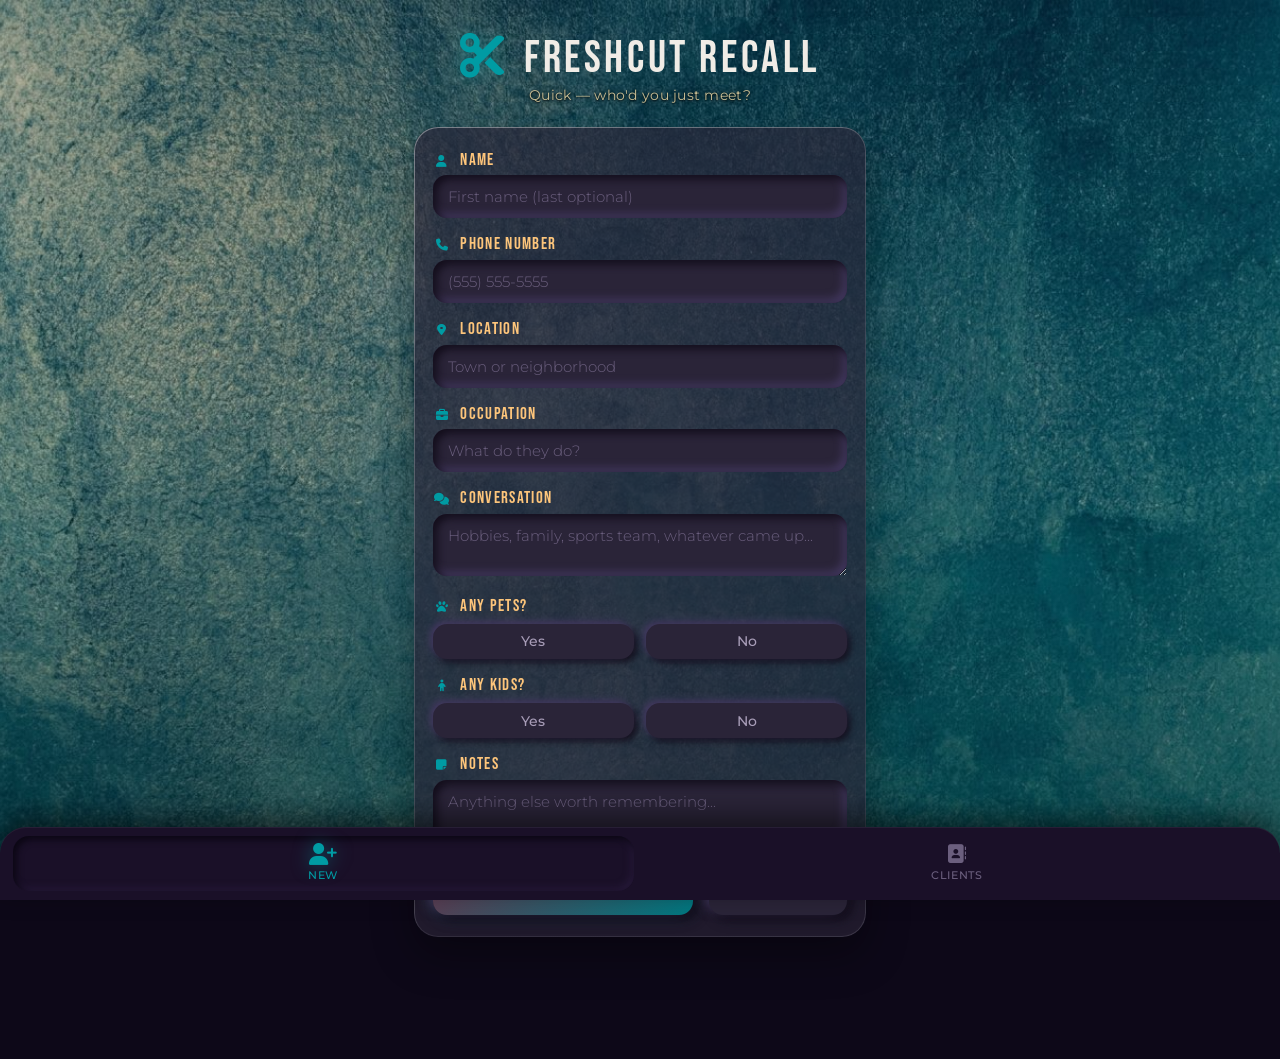
<file: index.html>
<!DOCTYPE html>
<html lang="en">
<head>
  <meta charset="UTF-8" />
  <meta name="viewport" content="width=device-width, initial-scale=1.0, maximum-scale=1.0, user-scalable=no" />
  <title>FreshCut Recall</title>
  <link rel="icon" href="data:image/svg+xml,<svg xmlns='http://www.w3.org/2000/svg' viewBox='0 0 100 100'><text y='.9em' font-size='90'>✂️</text></svg>" />
  <link rel="preconnect" href="https://fonts.googleapis.com" />
  <link rel="preconnect" href="https://fonts.gstatic.com" crossorigin />
  <link href="https://fonts.googleapis.com/css2?family=Bebas+Neue&family=Montserrat:wght@300;400;500;600;700&display=swap" rel="stylesheet" />
  <link rel="stylesheet" href="https://cdnjs.cloudflare.com/ajax/libs/font-awesome/6.5.0/css/all.min.css" />
  <link rel="stylesheet" href="style.css" />
  <!-- home-screen app icon (added 2026-06-15) -->
  <link rel="apple-touch-icon" sizes="180x180" href="/apple-touch-icon.png">
  <link rel="icon" type="image/png" sizes="192x192" href="/icon-192.png">
</head>
<body>

  <!-- ═══════════════════════════════════════════════ -->
  <!-- TAB BAR NAVIGATION                              -->
  <!-- ═══════════════════════════════════════════════ -->
  <nav class="tab-bar" id="tabBar">
    <button class="tab-btn active" data-tab="add" onclick="switchTab('add')">
      <i class="fas fa-user-plus"></i>
      <span>New</span>
    </button>
    <button class="tab-btn" data-tab="database" onclick="switchTab('database')">
      <i class="fas fa-address-book"></i>
      <span>Clients</span>
    </button>
  </nav>

  <!-- ═══════════════════════════════════════════════ -->
  <!-- SCREEN 1: ADD NEW PERSON                        -->
  <!-- ═══════════════════════════════════════════════ -->
  <main class="screen active" id="screen-add">
    <header class="screen-header">
      <h1><i class="fas fa-scissors"></i> FreshCut Recall</h1>
      <p class="tagline">Quick — who'd you just meet?</p>
    </header>

    <form id="addForm" class="entry-form" onsubmit="handleSave(event)">
      <!-- Hidden field for editing existing entries -->
      <input type="hidden" id="editId" value="" />

      <div class="form-group">
        <label for="personName"><i class="fas fa-user"></i> Name</label>
        <input type="text" id="personName" placeholder="First name (last optional)" autocomplete="off" required />
      </div>

      <div class="form-group">
        <label for="phoneNumber"><i class="fas fa-phone"></i> Phone Number</label>
        <input type="tel" id="phoneNumber" placeholder="(555) 555-5555" autocomplete="off" />
      </div>

      <div class="form-group">
        <label for="location"><i class="fas fa-location-dot"></i> Location</label>
        <input type="text" id="location" placeholder="Town or neighborhood" autocomplete="off" />
      </div>

      <div class="form-group">
        <label for="occupation"><i class="fas fa-briefcase"></i> Occupation</label>
        <input type="text" id="occupation" placeholder="What do they do?" autocomplete="off" />
      </div>

      <div class="form-group">
        <label for="talkAbout"><i class="fas fa-comments"></i> Conversation</label>
        <textarea id="talkAbout" rows="2" placeholder="Hobbies, family, sports team, whatever came up..."></textarea>
      </div>

      <!-- Pets section -->
      <div class="form-group toggle-group">
        <label><i class="fas fa-paw"></i> Any Pets?</label>
        <div class="toggle-row">
          <button type="button" class="toggle-btn" id="petsYes" onclick="togglePets(true)">Yes</button>
          <button type="button" class="toggle-btn" id="petsNo" onclick="togglePets(false)">No</button>
        </div>
      </div>
      <div class="form-group sub-field hidden" id="petDetails">
        <label for="petKind">What kind?</label>
        <input type="text" id="petKind" placeholder="Dog, cat, snake..." autocomplete="off" />
      </div>

      <!-- Kids section -->
      <div class="form-group toggle-group">
        <label><i class="fas fa-child"></i> Any Kids?</label>
        <div class="toggle-row">
          <button type="button" class="toggle-btn" id="kidsYes" onclick="toggleKids(true)">Yes</button>
          <button type="button" class="toggle-btn" id="kidsNo" onclick="toggleKids(false)">No</button>
        </div>
      </div>
      <div class="form-group sub-field hidden" id="kidDetails">
        <label for="kidInfo">How many?</label>
        <input type="text" id="kidInfo" placeholder="e.g. 3 teen daughters, 2 adult boys" autocomplete="off" />
      </div>

      <div class="form-group">
        <label for="notes"><i class="fas fa-note-sticky"></i> Notes</label>
        <textarea id="notes" rows="2" placeholder="Anything else worth remembering..."></textarea>
      </div>

      <div class="form-actions">
        <button type="submit" class="btn-save" id="saveBtn">
          <i class="fas fa-check"></i> Save
        </button>
        <button type="button" class="btn-clear" onclick="clearForm()">
          <i class="fas fa-eraser"></i> Clear
        </button>
      </div>
    </form>
  </main>

  <!-- ═══════════════════════════════════════════════ -->
  <!-- SCREEN 2: DATABASE / SEARCH                     -->
  <!-- ═══════════════════════════════════════════════ -->
  <main class="screen" id="screen-database">
    <header class="screen-header">
      <h1><i class="fas fa-address-book"></i> Your Clients</h1>
      <div class="search-wrap">
        <div class="search-bar">
          <i class="fas fa-search"></i>
          <input type="search" id="searchInput" placeholder="Name, phone or keyword" oninput="filterClients()" autocomplete="off" aria-label="Search clients" />
          <button type="button" class="cal-btn" id="calBtn" onclick="toggleCalendar()" aria-label="Pick a date" aria-expanded="false">
            <i class="fas fa-calendar-days"></i>
          </button>
        </div>
        <div class="cal hidden" id="calendar"></div>
      </div>
      <p class="client-count" id="clientCount">0 people saved</p>
    </header>

    <!-- Empty state -->
    <div class="empty-state" id="emptyState">
      <i class="fas fa-user-plus"></i>
      <p>No one here yet — go meet someone!</p>
    </div>

    <!-- Client list -->
    <div class="client-list" id="clientList"></div>

    <!-- Export backup -->
    <div class="export-row" id="exportRow">
      <button class="btn-export" onclick="exportToCSV()">
        <i class="fas fa-download"></i> Backup to CSV
      </button>
    </div>
  </main>

  <!-- ═══════════════════════════════════════════════ -->
  <!-- PROFILE MODAL (view / edit a single person)     -->
  <!-- ═══════════════════════════════════════════════ -->
  <div class="modal-overlay hidden" id="profileModal">
    <div class="modal-card">
      <button class="modal-close" onclick="closeProfile()"><i class="fas fa-times"></i></button>
      <div id="profileContent"></div>
    </div>
  </div>

  <script src="app.js"></script>
</body>
</html>
</file>
<file: style.css>
/* ══════════════════════════════════════════════════════════
   FRESHCUT RECALL — Dark Jewel-Tone Stylesheet
   2026-09-29 refresh: Teal Plaster background, neumorphic surfaces,
   see-through cards at 67%, pale antique gold small text.
   Color Palette:
     Deep Purple Gradient background
     Dark Surface #1A1525  (cards, form backgrounds)
     Charcoal     #2A2438  (elevated surfaces, inputs)
     Plum         #62374E  (secondary accent)
     Teal         #007880  (primary accent, buttons)
     Gold         #FDC57B  (highlights, warmth, avatars)
   Font: Bebas Neue (headings) + Poppins (body)
   ══════════════════════════════════════════════════════════ */

:root {
  --deep-purple: #0D0818;
  --mid-purple: #1A1028;
  --dark-surface: #1A1525;
  --charcoal: #2A2438;
  --charcoal-light: #362E45;
  --plum: #62374E;
  --plum-light: #7E4A66;
  --teal: #007880;
  --teal-light: #009BA3;
  --teal-glow: rgba(0,120,128,0.2);
  --gold: #FDC57B;
  --gold-soft: rgba(253,197,123,0.15);
  --white: #FFFFFF;
  --text-bright: #F0ECE6;
  --text-mid: #A89DB8;
  --text-dim: #6B5F7E;
  --border: rgba(255,255,255,0.07);
  --border-focus: rgba(0,120,128,0.5);
  --danger: #C0392B;
  --danger-light: #E74C3C;
  --shadow-sm: 0 2px 8px rgba(0,0,0,0.3);
  --shadow-md: 0 4px 20px rgba(0,0,0,0.4);
  --shadow-lg: 0 8px 40px rgba(0,0,0,0.5);
  --radius: 14px;
  --radius-sm: 10px;

  /* Design refresh 2026-09-29 — neumorphic on Teal Plaster */
  --meta: #C8BD93;                /* pale antique gold — tagline, counts, previews, dates */
  --n-lift: #433960;              /* light side of a raised/pressed purple surface */
  --n-sink: #120D1A;              /* dark side */
  --n-raise: -5px -5px 12px var(--n-lift), 5px 5px 12px var(--n-sink);
  --n-raise-sm: -3px -3px 7px var(--n-lift), 3px 3px 7px var(--n-sink);
  --n-press: inset 4px 4px 8px var(--n-sink), inset -4px -4px 8px var(--n-lift);
  --glass: rgba(42,36,56,0.67);   /* see-through cards, 67% */
  --halo: 0 1px 2px rgba(0,0,0,.9), 0 0 10px rgba(0,0,0,.75), 0 0 18px rgba(0,0,0,.5);
  --hairline: linear-gradient(155deg, rgba(255,255,255,.32) 0%, rgba(255,255,255,.12) 35%, rgba(255,255,255,.05) 65%, rgba(255,255,255,.12) 100%);
  --well-dark: #1A1525;           /* dark purple pressed into the lighter pop-up */
}

/* ── RESET & BASE ──────────────────────────────── */

*, *::before, *::after {
  box-sizing: border-box;
  margin: 0;
  padding: 0;
}

html {
  font-size: 16px;
  -webkit-tap-highlight-color: transparent;
}

body {
  font-family: 'Montserrat', -apple-system, BlinkMacSystemFont, sans-serif;
  background: var(--deep-purple);
  color: var(--text-bright);
  min-height: 100dvh;
  padding-bottom: 80px;
  font-weight: 300;
  -webkit-font-smoothing: antialiased;
  position: relative;
}

/* Teal Plaster background, darkened 27%. A fixed layer (not background-attachment:fixed, which iOS ignores). */
body::before {
  content: '';
  position: fixed;
  inset: 0;
  background:
    linear-gradient(180deg, rgba(4,12,16,.27) 0%, rgba(4,12,16,.2) 50%, rgba(4,12,16,.37) 100%),
    url('teal-plaster-bg.jpg') 30% center / cover no-repeat;
  pointer-events: none;
  z-index: 0;
}

/* Skull watermark — screen blend drops its black box on the photo ground */
body::after {
  content: '';
  position: fixed;
  top: 50%;
  left: 50%;
  transform: translate(-50%, -50%);
  width: 90vmin;
  height: 90vmin;
  background: url('skull-bg.jpg') center/contain no-repeat;
  mix-blend-mode: screen;
  opacity: 0.09;
  pointer-events: none;
  z-index: 0;
}

input, textarea, button, select {
  font-family: inherit;
  font-size: inherit;
}

/* ── TAB BAR ───────────────────────────────────── */

.tab-bar {
  position: fixed;
  bottom: 0;
  left: 0;
  right: 0;
  display: flex;
  gap: 0.8rem;
  background: #1A1028;
  border-radius: 26px 26px 0 0;
  padding: 0.55rem 0.8rem calc(0.55rem + env(safe-area-inset-bottom, 0px));
  z-index: 100;
  box-shadow: 0 -10px 26px rgba(0,0,0,0.5), inset 0 1px 0 rgba(255,255,255,0.06);
}

.tab-btn {
  flex: 1;
  display: flex;
  flex-direction: column;
  align-items: center;
  gap: 0.2rem;
  padding: 0.6rem 0;
  background: none;
  border: none;
  color: var(--text-dim);
  font-size: 0.7rem;
  font-weight: 500;
  border-radius: 16px;
  cursor: pointer;
  transition: color 0.2s, box-shadow 0.2s;
  letter-spacing: 0.05em;
  text-transform: uppercase;
}

.tab-btn i {
  font-size: 1.2rem;
  transition: transform 0.2s, color 0.2s;
}

.tab-btn.active {
  color: var(--teal-light);
  box-shadow: inset 3px 3px 7px #0A0612, inset -3px -3px 7px #271A3A;   /* pressed well */
}

.tab-btn.active i {
  transform: scale(1.15);
  filter: drop-shadow(0 0 8px rgba(0,155,163,0.5));
}

.tab-btn:hover:not(.active) {
  color: var(--text-mid);
}

/* ── SCREENS ───────────────────────────────────── */

.screen {
  display: none;
  max-width: 500px;
  margin: 0 auto;
  padding: 1.5rem 1rem;
  animation: fadeIn 0.25s ease;
  position: relative;
  z-index: 1;
}

.screen.active {
  display: block;
}

@keyframes fadeIn {
  from { opacity: 0; transform: translateY(8px); }
  to { opacity: 1; transform: translateY(0); }
}

/* ── SCREEN HEADER ─────────────────────────────── */

.screen-header {
  text-align: center;
  margin-bottom: 1.5rem;
}

.screen-header h1 {
  font-family: 'Bebas Neue', 'Montserrat', sans-serif;
  font-size: 2.8rem;
  font-weight: 400;
  color: var(--text-bright);
  letter-spacing: 0.08em;
  text-transform: uppercase;
}

.screen-header h1 i {
  color: var(--teal-light);
  margin-right: 0.3rem;
  filter: drop-shadow(0 0 10px rgba(0,155,163,0.4));
}

.tagline {
  color: var(--meta);
  text-shadow: var(--halo);
  font-size: 0.85rem;
  font-weight: 400;
  margin-top: 0.15rem;
  letter-spacing: 0.02em;
}

/* ── FORM ──────────────────────────────────────── */

.entry-form {
  background: var(--glass);
  border-radius: 24px;
  padding: 1.4rem 1.2rem;
  box-shadow: 0 18px 40px rgba(0,0,0,0.35), inset 1px 1px 0 rgba(255,255,255,0.1);
}

.form-group {
  margin-bottom: 1rem;
}

.form-group label {
  display: block;
  font-family: 'Bebas Neue', 'Montserrat', sans-serif;
  font-size: 1.05rem;
  font-weight: 400;
  color: var(--gold);
  margin-bottom: 0.35rem;
  letter-spacing: 0.08em;
  text-transform: uppercase;
}

.form-group label i {
  width: 18px;
  text-align: center;
  margin-right: 0.3rem;
  color: var(--teal-light);
  font-size: 0.75rem;
}

.form-group input[type="text"],
.form-group input[type="tel"],
.form-group textarea {
  width: 100%;
  padding: 0.75rem 0.95rem;
  border: 0;
  border-radius: 14px;
  font-size: 0.95rem;
  color: var(--text-bright);
  background: var(--charcoal);
  box-shadow: var(--n-press);
  transition: box-shadow 0.2s;
  outline: none;
}

.form-group input:focus,
.form-group textarea:focus {
  box-shadow: var(--n-press), 0 0 0 2px rgba(0,155,163,0.55), 0 0 16px var(--teal-glow);
}

.form-group textarea {
  resize: vertical;
  min-height: 60px;
}

.form-group input::placeholder,
.form-group textarea::placeholder {
  color: var(--text-dim);
  font-weight: 300;
}

/* ── TOGGLE BUTTONS (Yes / No) ─────────────────── */

.toggle-group label {
  margin-bottom: 0.5rem;
}

.toggle-row {
  display: flex;
  gap: 0.8rem;
}

.toggle-btn {
  flex: 1;
  padding: 0.6rem 1rem;
  border: 0;
  border-radius: 14px;
  background: var(--charcoal);
  color: var(--text-mid);
  font-size: 0.85rem;
  font-weight: 500;
  cursor: pointer;
  box-shadow: var(--n-raise-sm);
  transition: all 0.2s;
}

.toggle-btn:hover {
  color: var(--teal-light);
}

.toggle-btn.selected-yes {
  background: var(--teal);
  color: var(--white);
  box-shadow: inset 3px 3px 7px #004E54, inset -3px -3px 7px #00A2AC, 0 0 16px var(--teal-glow);
}

.toggle-btn.selected-no {
  background: var(--plum);
  color: var(--white);
  box-shadow: inset 3px 3px 7px #3E2232, inset -3px -3px 7px #86506C;
}

/* ── SUB-FIELDS (pet kind, kid info) ──────────── */

.sub-field {
  position: relative;
  margin-left: 1rem;
  padding-left: 0.9rem;
  transition: all 0.3s ease;
}

.sub-field::before {
  content: '';
  position: absolute;
  left: 0;
  top: 0.2rem;
  bottom: 0.2rem;
  width: 4px;
  border-radius: 4px;
  background: var(--gold);
  box-shadow: 0 0 8px rgba(253,197,123,0.45);
}

.sub-field.hidden {
  display: none;
}

.sub-field label {
  color: var(--text-mid) !important;
}

/* ── FORM ACTIONS ──────────────────────────────── */

.form-actions {
  display: flex;
  gap: 1rem;
  margin-top: 1.4rem;
}

.btn-save {
  flex: 2;
  padding: 0.8rem 1.5rem;
  background: linear-gradient(135deg, var(--plum) 0%, var(--teal) 100%);
  color: var(--white);
  border: none;
  border-radius: 14px;
  font-family: 'Bebas Neue', 'Montserrat', sans-serif;
  font-size: 1.1rem;
  font-weight: 400;
  letter-spacing: 0.1em;
  text-transform: uppercase;
  cursor: pointer;
  transition: all 0.2s ease;
  box-shadow: var(--n-raise), 0 0 18px rgba(0,120,128,0.25);
}

.btn-save:hover {
  background: linear-gradient(135deg, var(--plum-light) 0%, var(--teal-light) 100%);
  box-shadow: 0 0 30px rgba(0,120,128,0.35);
}

.btn-save:active {
  transform: scale(0.97);
  box-shadow: var(--n-press);
}

.btn-save.editing {
  background: var(--plum);
  box-shadow: 0 0 20px rgba(98,55,78,0.3);
}

.btn-save.editing:hover {
  background: var(--plum-light);
}

.btn-clear {
  flex: 1;
  padding: 0.8rem 1rem;
  background: var(--charcoal);
  border: 0;
  border-radius: 14px;
  box-shadow: var(--n-raise);
  color: var(--text-mid);
  font-size: 0.9rem;
  font-weight: 500;
  cursor: pointer;
  transition: all 0.2s;
}

.btn-clear:hover {
  color: var(--danger-light);
}

.btn-clear:active {
  box-shadow: var(--n-press);
}

/* ── SEARCH BAR ────────────────────────────────── */

.search-bar {
  display: flex;
  align-items: center;
  background: var(--charcoal);
  border: 0;
  border-radius: 14px;
  padding: 0.45rem 0.4rem 0.45rem 0.9rem;
  margin-top: 1rem;
  box-shadow: var(--n-press);
  transition: box-shadow 0.2s;
}

.search-bar:focus-within {
  box-shadow: var(--n-press), 0 0 0 2px rgba(0,155,163,0.55);
}

.search-bar > i {
  color: var(--teal-light);
  margin-right: 0.5rem;
  font-size: 0.9rem;
}

.search-bar input {
  flex: 1;
  min-width: 0;
  -webkit-appearance: none;
  appearance: none;
  border: none;
  outline: none;
  font-size: 0.95rem;
  color: var(--text-bright);
  background: transparent;
}

.search-bar input::placeholder {
  color: var(--text-dim);
  font-weight: 300;
}

.client-count {
  margin-top: 0.6rem;
  font-size: 0.78rem;
  color: var(--meta);
  text-shadow: var(--halo);
  font-weight: 400;
}

/* ── EMPTY STATE ───────────────────────────────── */

.empty-state {
  text-align: center;
  padding: 3rem 1rem;
  color: var(--text-dim);
}

.empty-state i {
  font-size: 2.5rem;
  margin-bottom: 0.75rem;
  color: var(--gold);
  filter: drop-shadow(0 0 12px var(--gold-soft));
}

.empty-state p {
  font-size: 0.95rem;
  font-weight: 400;
  color: var(--meta);
  text-shadow: var(--halo);
}

/* ── CLIENT LIST ───────────────────────────────── */

.client-list {
  display: flex;
  flex-direction: column;
  gap: 0.85rem;
}

.client-card {
  position: relative;
  display: flex;
  align-items: center;
  gap: 0.85rem;
  background: var(--glass);
  padding: 0.9rem 1rem;
  border-radius: 18px;
  box-shadow: -5px -5px 12px rgba(190,215,215,0.07), 6px 6px 14px rgba(0,0,0,0.55),
              inset 1px 1px 0 rgba(255,255,255,0.1), inset -1px -1px 0 rgba(0,0,0,0.3);
  cursor: pointer;
  transition: transform 0.15s, box-shadow 0.15s;
}

/* Apple-style hairline: light catches the top-left edge and fades around the card.
   See-through cards use a masked ::before; solid cards (pop-up, calendar) use a border-box gradient. */
.entry-form { position: relative; }
.entry-form::before,
.client-card::before {
  content: '';
  position: absolute;
  inset: 0;
  border-radius: inherit;
  padding: 0.5pt;
  pointer-events: none;
  background: var(--hairline);
  -webkit-mask: linear-gradient(#000 0 0) content-box, linear-gradient(#000 0 0);
  -webkit-mask-composite: xor;
  mask-composite: exclude;
}

@media (hover: hover) and (pointer: fine) {
  .client-card:hover {
    transform: translateY(-1px);
  }
}

.client-card:active {
  transform: scale(0.98);
}

.client-avatar {
  width: 44px;
  height: 44px;
  border-radius: 50%;
  background: linear-gradient(135deg, var(--plum) 0%, var(--teal) 100%);
  color: var(--gold);
  display: flex;
  align-items: center;
  justify-content: center;
  font-family: 'Bebas Neue', 'Montserrat', sans-serif;
  font-weight: 400;
  font-size: 1.1rem;
  flex-shrink: 0;
  letter-spacing: 0.05em;
  box-shadow: inset 3px 3px 7px #004E54, inset -3px -3px 7px #00A2AC, 0 0 12px var(--teal-glow);   /* pressed, like Yes */
}

.client-info {
  flex: 1;
  min-width: 0;
}

.client-name {
  font-weight: 600;
  font-size: 0.95rem;
  color: var(--text-bright);
  white-space: nowrap;
  overflow: hidden;
  text-overflow: ellipsis;
}

.client-preview {
  font-size: 0.78rem;
  color: var(--meta);
  white-space: nowrap;
  overflow: hidden;
  text-overflow: ellipsis;
  margin-top: 0.1rem;
}

.client-date {
  color: var(--meta);
  font-size: 0.8rem;
  flex-shrink: 0;
  white-space: nowrap;
  font-variant-numeric: tabular-nums;
  background: var(--charcoal);
  border-radius: 10px;
  padding: 0.35rem 0.5rem;
  box-shadow: inset 3px 3px 6px var(--n-sink), inset -3px -3px 6px var(--n-lift);   /* pressed-in well */
}

/* ── EXPORT BUTTON ─────────────────────────────── */

.export-row {
  text-align: center;
  margin-top: 1.5rem;
  padding-bottom: 1rem;
}

.btn-export {
  padding: 0.7rem 1.3rem;
  background: var(--charcoal);
  border: 0;
  border-radius: 14px;
  box-shadow: var(--n-raise);
  color: var(--text-mid);
  font-size: 0.8rem;
  font-weight: 400;
  cursor: pointer;
  transition: all 0.2s;
}

.btn-export i {
  margin-right: 0.3rem;
  color: var(--teal-light);
}

.btn-export:hover {
  color: var(--teal-light);
}

/* ── PROFILE MODAL ─────────────────────────────── */

.modal-overlay {
  position: fixed;
  top: 0;
  left: 0;
  right: 0;
  bottom: 0;
  background: rgba(13,8,24,0.8);
  backdrop-filter: blur(8px);
  z-index: 200;
  display: flex;
  align-items: flex-end;
  justify-content: center;
  padding: 1rem;
  animation: overlayIn 0.2s ease;
}

.modal-overlay.hidden {
  display: none;
}

@keyframes overlayIn {
  from { opacity: 0; }
  to { opacity: 1; }
}

.modal-card {
  background: linear-gradient(var(--charcoal), var(--charcoal)) padding-box, var(--hairline) border-box;
  border: 0.5pt solid transparent;
  border-radius: 24px 24px 0 0;
  width: 100%;
  max-width: 500px;
  max-height: 85vh;
  overflow-y: auto;
  padding: 1.5rem 1.25rem 2rem;
  position: relative;
  animation: slideUp 0.3s ease;
  box-shadow: 0 -10px 40px rgba(0,0,0,0.55);
}

@keyframes slideUp {
  from { transform: translateY(100px); opacity: 0; }
  to { transform: translateY(0); opacity: 1; }
}

.modal-close {
  position: absolute;
  top: 1rem;
  right: 1rem;
  background: var(--charcoal);
  border: 0;
  box-shadow: var(--n-raise-sm);
  width: 36px;
  height: 36px;
  border-radius: 50%;
  display: flex;
  align-items: center;
  justify-content: center;
  font-size: 1rem;
  color: var(--text-mid);
  cursor: pointer;
  transition: all 0.2s;
}

.modal-close:hover {
  color: var(--danger-light);
}

.modal-close:active {
  box-shadow: var(--n-press);
}

/* ── PROFILE CONTENT ───────────────────────────── */

.profile-header {
  text-align: center;
  margin-bottom: 1.25rem;
}

.profile-avatar {
  width: 64px;
  height: 64px;
  border-radius: 50%;
  background: linear-gradient(135deg, var(--plum) 0%, var(--teal) 100%);
  color: var(--gold);
  display: flex;
  align-items: center;
  justify-content: center;
  font-family: 'Bebas Neue', 'Montserrat', sans-serif;
  font-weight: 400;
  font-size: 1.6rem;
  margin: 0 auto 0.6rem;
  letter-spacing: 0.05em;
  box-shadow: inset 4px 4px 9px #004E54, inset -4px -4px 9px #00A2AC, 0 0 22px var(--teal-glow);   /* pressed, like Yes */
}

.profile-name {
  font-family: 'Bebas Neue', 'Montserrat', sans-serif;
  font-size: 2rem;
  font-weight: 400;
  letter-spacing: 0.06em;
  color: var(--text-bright);
}

.profile-date {
  font-size: 0.75rem;
  color: var(--text-mid);
  margin-top: 0.2rem;
}

.profile-fields {
  display: flex;
  flex-direction: column;
  gap: 0.75rem;
}

.profile-field {
  background: var(--well-dark);
  border-radius: 14px;
  padding: 0.8rem 0.95rem;
  box-shadow: inset 4px 4px 9px #0B0810, inset -3px -3px 8px #3A3150;   /* pressed in */
}

.profile-field-label {
  font-family: 'Bebas Neue', 'Montserrat', sans-serif;
  font-size: 0.78rem;
  font-weight: 400;
  color: var(--teal-light);
  text-transform: uppercase;
  letter-spacing: 0.1em;
  margin-bottom: 0.2rem;
}

.profile-field-value {
  font-size: 0.93rem;
  color: var(--text-bright);
  line-height: 1.4;
}

.profile-field-value.empty {
  color: var(--text-dim);
  font-style: italic;
}

.profile-actions {
  display: flex;
  gap: 0.6rem;
  margin-top: 1.25rem;
}

.btn-edit {
  flex: 2;
  padding: 0.75rem 1rem;
  background: linear-gradient(135deg, var(--plum) 0%, var(--teal) 100%);
  color: var(--white);
  border: none;
  border-radius: 14px;
  font-family: 'Bebas Neue', 'Montserrat', sans-serif;
  font-size: 1rem;
  font-weight: 400;
  letter-spacing: 0.08em;
  text-transform: uppercase;
  cursor: pointer;
  transition: all 0.2s ease;
  box-shadow: var(--n-raise), 0 0 18px rgba(0,120,128,0.25);
}

.btn-edit:hover {
  background: linear-gradient(135deg, var(--plum-light) 0%, var(--teal-light) 100%);
}

.btn-edit:active {
  transform: scale(0.97);
  box-shadow: var(--n-press);
}

.btn-delete {
  flex: 1;
  padding: 0.75rem 1rem;
  background: var(--charcoal);
  border: 0;
  border-radius: 14px;
  box-shadow: var(--n-raise);
  color: var(--text-mid);
  font-size: 0.9rem;
  font-weight: 500;
  cursor: pointer;
  transition: all 0.2s;
}

.btn-delete:hover {
  color: var(--danger-light);
}

.btn-delete:active {
  box-shadow: var(--n-press);
}

/* ── TOAST NOTIFICATION ────────────────────────── */

.toast {
  position: fixed;
  top: 1rem;
  left: 50%;
  transform: translateX(-50%) translateY(-100px);
  background: linear-gradient(135deg, var(--teal) 0%, var(--plum) 100%);
  color: var(--white);
  padding: 0.75rem 1.5rem;
  border-radius: var(--radius-sm);
  font-family: 'Bebas Neue', 'Montserrat', sans-serif;
  font-size: 1rem;
  font-weight: 400;
  letter-spacing: 0.08em;
  text-transform: uppercase;
  box-shadow: 0 4px 25px rgba(0,120,128,0.3);
  z-index: 300;
  transition: transform 0.3s ease;
  pointer-events: none;
}

.toast.show {
  transform: translateX(-50%) translateY(0);
}

/* ── CONFIRM DELETE ────────────────────────────── */

.confirm-delete {
  text-align: center;
  padding: 0.5rem 0;
}

.confirm-delete p {
  font-size: 0.9rem;
  color: var(--text-mid);
  margin-bottom: 0.75rem;
}

.confirm-delete .btn-row {
  display: flex;
  gap: 0.6rem;
  justify-content: center;
}

.btn-confirm-delete {
  padding: 0.6rem 1.5rem;
  background: var(--danger);
  color: var(--white);
  border: none;
  border-radius: 14px;
  box-shadow: var(--n-raise-sm);
  font-size: 0.85rem;
  font-weight: 600;
  cursor: pointer;
  transition: background 0.2s;
}

.btn-confirm-delete:hover {
  background: var(--danger-light);
}

.btn-cancel-delete {
  padding: 0.6rem 1.5rem;
  background: var(--charcoal);
  color: var(--text-mid);
  border: 0;
  border-radius: 14px;
  box-shadow: var(--n-raise-sm);
  font-size: 0.85rem;
  font-weight: 500;
  cursor: pointer;
  transition: background 0.2s;
}

.btn-cancel-delete:hover {
  background: var(--charcoal-light);
}

/* ── KEYWORD SEARCH + DATE PICKER (2026-09-29) ─── */

.search-wrap {
  position: relative;
}

.search-bar input::-webkit-search-cancel-button {
  -webkit-appearance: none;
}

.cal-btn {
  position: relative;
  flex-shrink: 0;
  width: 36px;
  height: 36px;
  border: 0;
  border-radius: 10px;
  background: var(--charcoal);
  color: var(--text-mid);
  display: grid;
  place-items: center;
  cursor: pointer;
  box-shadow: var(--n-raise-sm);
  transition: color 0.2s, box-shadow 0.2s;
}

.cal-btn::before {            /* grows the tap target to 44pt without growing the button */
  content: '';
  position: absolute;
  inset: -4px;
}

.cal-btn i { font-size: 0.95rem; }

.cal-btn.on {
  color: var(--teal-light);
  box-shadow: inset 2px 2px 5px var(--n-sink), inset -2px -2px 5px var(--n-lift), 0 0 12px var(--teal-glow);
}

.cal {
  position: absolute;
  z-index: 50;
  top: calc(100% + 10px);
  left: 0;
  right: 0;
  background: linear-gradient(var(--charcoal), var(--charcoal)) padding-box, var(--hairline) border-box;
  border: 0.5pt solid transparent;
  border-radius: 20px;
  padding: 0.9rem 0.8rem 0.7rem;
  box-shadow: 0 20px 40px rgba(0,0,0,0.6);
  text-align: left;
  animation: fadeIn 0.18s ease;
}

.cal.hidden { display: none; }

.cal-head {
  display: flex;
  align-items: center;
  justify-content: space-between;
  margin-bottom: 0.55rem;
}

.cal-title {
  font-family: 'Bebas Neue', 'Montserrat', sans-serif;
  font-size: 1.3rem;
  letter-spacing: 0.1em;
  color: var(--gold);
}

.cal-nav {
  width: 34px;
  height: 34px;
  border: 0;
  border-radius: 10px;
  background: var(--charcoal);
  color: var(--text-mid);
  cursor: pointer;
  box-shadow: var(--n-raise-sm);
  display: grid;
  place-items: center;
}

.cal-grid {
  display: grid;
  grid-template-columns: repeat(7, minmax(0, 1fr));
  gap: 4px;
  text-align: center;
}

.cal-dow {
  font-family: 'Bebas Neue', 'Montserrat', sans-serif;
  font-size: 0.85rem;
  letter-spacing: 0.08em;
  color: var(--text-dim);
}

.cal-day {
  position: relative;
  aspect-ratio: 1;
  min-height: 36px;
  border: 0;
  border-radius: 10px;
  background: transparent;
  color: var(--text-mid);
  font-size: 0.85rem;
  font-weight: 500;
  font-variant-numeric: tabular-nums;
  cursor: pointer;
}

.cal-day.blank { cursor: default; }
.cal-day.has { color: var(--text-bright); }
.cal-day.today { color: var(--gold); }

.cal-day.has::after,
.cal-dot {
  content: '';
  display: inline-block;
  width: 4px;
  height: 4px;
  border-radius: 50%;
  background: var(--teal-light);
  box-shadow: 0 0 6px var(--teal-light);
  vertical-align: middle;
}

.cal-day.has::after {
  position: absolute;
  left: 50%;
  bottom: 4px;
  margin-left: -2px;
}

.cal-day.sel {
  background: var(--teal);
  color: var(--white);
  box-shadow: inset 3px 3px 7px #004E54, inset -3px -3px 7px #00A2AC, 0 0 14px var(--teal-glow);
}

.cal-day.sel::after { background: var(--white); box-shadow: none; }

@media (hover: hover) and (pointer: fine) {
  .cal-day:not(.blank):hover { color: var(--text-bright); box-shadow: var(--n-raise-sm); }
  .cal-nav:hover, .cal-btn:hover { color: var(--teal-light); }
}

.cal-foot {
  display: flex;
  justify-content: space-between;
  align-items: center;
  margin-top: 0.5rem;
  padding-top: 0.5rem;
  border-top: 1px solid var(--border);
  font-size: 0.75rem;
  color: var(--text-dim);
}

.clear-link {
  background: none;
  border: 0;
  padding: 0 0 1px;
  margin-left: 0.4rem;
  font-size: inherit;
  font-weight: 500;
  color: var(--teal-light);
  border-bottom: 1px solid var(--teal-light);
  text-shadow: none;
  cursor: pointer;
}

.cal-btn:focus-visible, .cal-nav:focus-visible, .cal-day:focus-visible, .clear-link:focus-visible {
  outline: 2px solid var(--teal-light);
  outline-offset: 2px;
}

/* A keyword match: matched words in teal, and two lines so they stay visible */
.client-preview mark {
  background: none;
  color: var(--teal-light);
  font-weight: 600;
}

.client-name mark {
  background: none;
  color: var(--teal-light);
}

.client-preview .fld {
  opacity: 0.7;
  margin-right: 0.3rem;
}

.client-preview.snip {
  white-space: normal;
  display: -webkit-box;
  -webkit-line-clamp: 2;
  -webkit-box-orient: vertical;
  line-height: 1.35;
}

/* ── RESPONSIVE ────────────────────────────────── */

@media (min-width: 600px) {
  body {
    padding-bottom: 90px;
  }
  .screen {
    padding: 2rem 1.5rem;
  }
  .modal-overlay {
    align-items: center;
  }
  .modal-card {
    border-radius: 24px;
    max-height: 80vh;
  }
}
</file>
